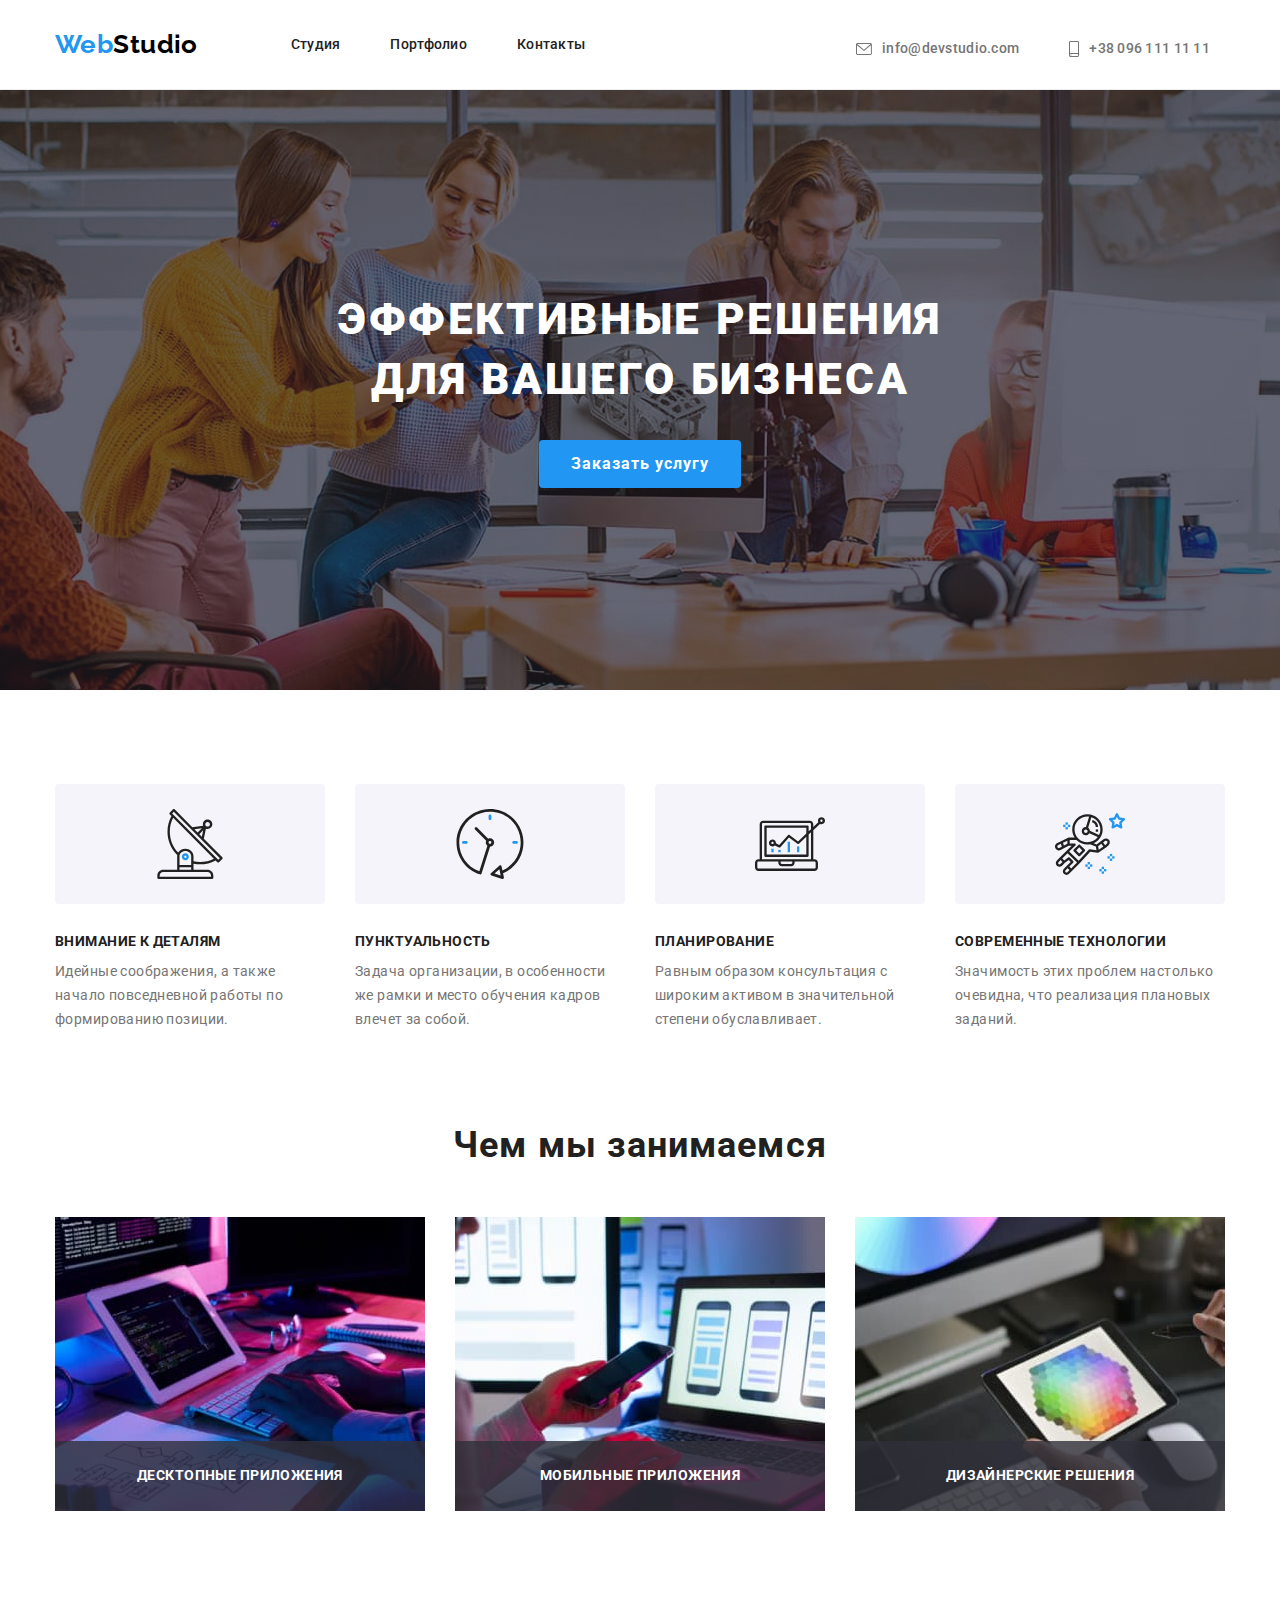
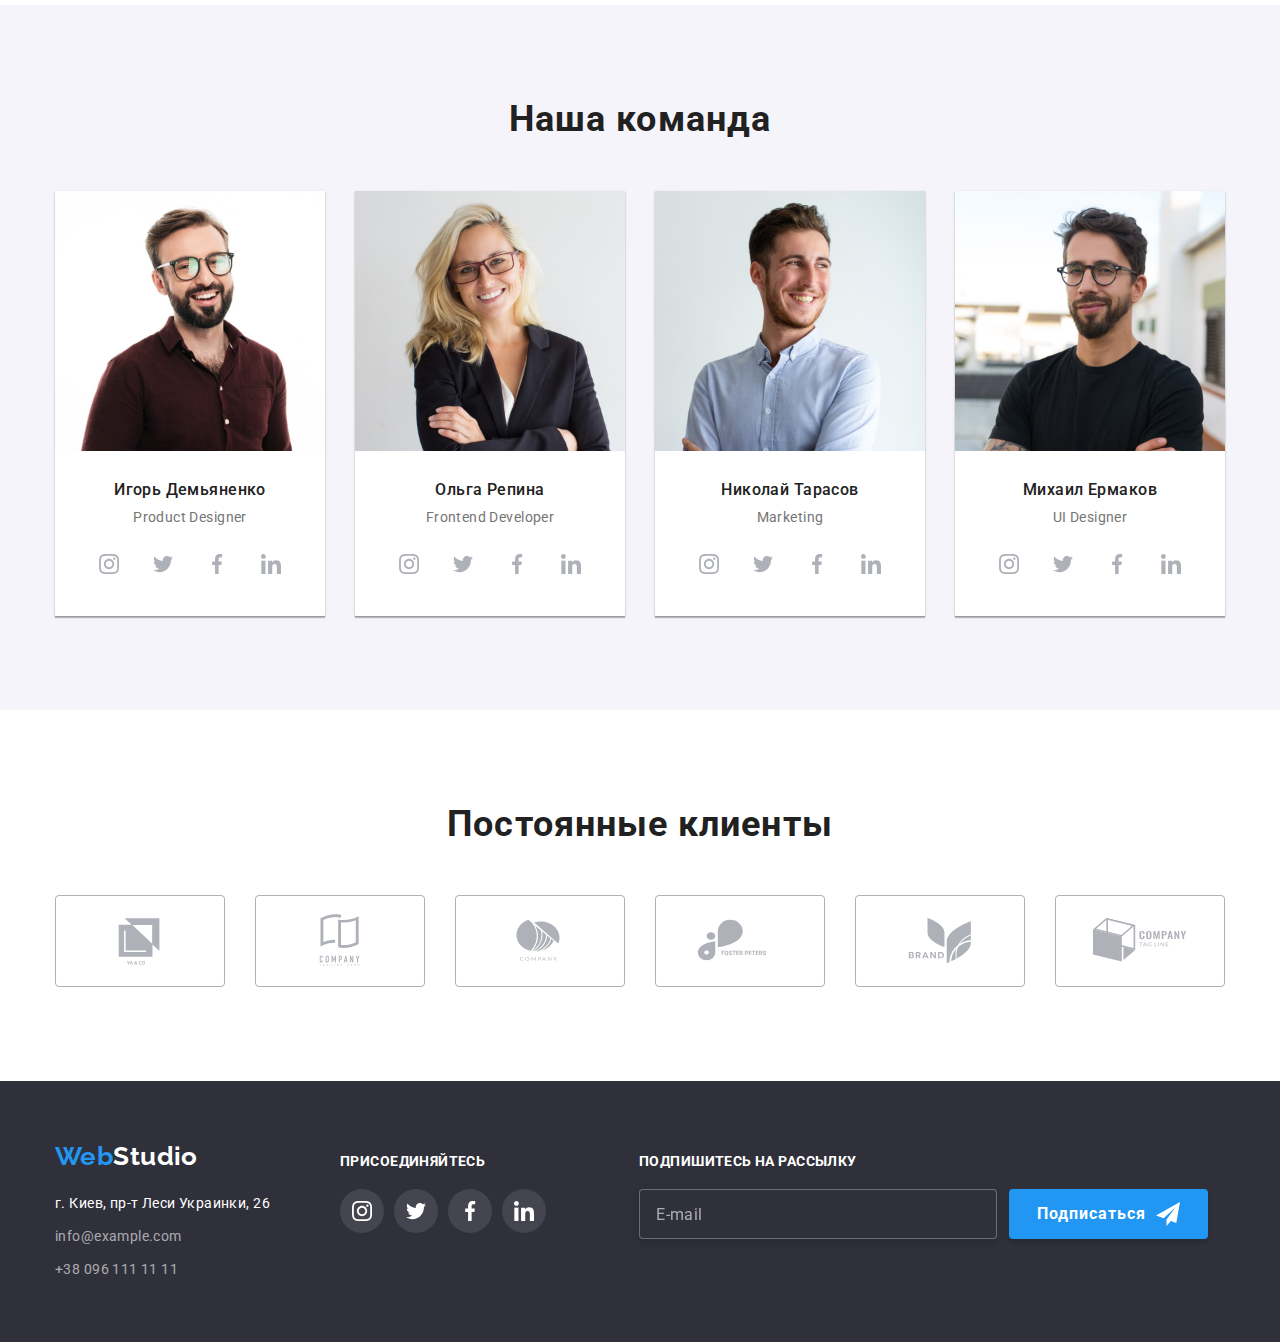
<file: index.html>
<!DOCTYPE html>
<html lang="ru">
  <head>
    <meta charset="UTF-8" />
    <meta http-equiv="X-UA-Compatible" content="IE=edge" />
    <meta name="viewport" content="width=device-width, initial-scale=1.0" />
    <link rel="preconnect" href="https://fonts.googleapis.com" />
    <link rel="preconnect" href="https://fonts.gstatic.com" crossorigin />
    <title>WebStudio</title>
    <link
      href="https://fonts.googleapis.com/css2?family=Raleway:wght@700&family=Roboto:wght@400;500;700;900&display=swap"
      rel="stylesheet"
    />
    <link
      rel="stylesheet"
      href="https://cdnjs.cloudflare.com/ajax/libs/modern-normalize/1.1.0/modern-normalize.min.css"
    />
    <link rel="stylesheet" href="./css/styles.css" />
  </head>
  <body>
    <header class="header">
      <div class="container main-nav">
        <nav class="header-nav">
          <a class="logo" href="./index.html"
            ><span class="logo-dec">Web</span>Studio
          </a>
          <ul class="site-nav list">
            <li class="nav-iteam">
              <a href="./index.html" class="menu-link link">Студия</a>
            </li>
            <li class="nav-iteam">
              <a href="./portfolio.html" class="menu-link link">Портфолио</a>
            </li>
            <li class="nav-iteam">
              <a href="" class="menu-link link">Контакты</a>
            </li>
          </ul>
        </nav>
        <div class="container header-contact">
          <ul class="header-contact-iteams list">
            <li class="contact-iteam">
              <a href="mailto:info@devstudio.com" class="contact-link link">
                <svg class="contact-icon" width="16px" height="12px">
                  <use href="./images/icons.svg#icon-envelope"></use>
                </svg>
                <span class="contact-text">info@devstudio.com</span>
              </a>
            </li>
            <li class="contact-iteam">
              <a href="tel:+380961111111" class="contact-link link">
                <svg class="contact-icon" width="10px" height="16px">
                  <use href="./images/icons.svg#icon-smartphone"></use>
                </svg>
                <span class="contact-text">+38 096 111 11 11</span>
              </a>
            </li>
          </ul>
        </div>
      </div>
    </header>
    <main>
      <div>
        <section class="hero">
          <div class="container">
            <div class="hero-iteams">
              <h1 class="hero-title">Эффективные решения для вашего бизнеса</h1>
              <button data-modal-open class="hero-button" type="button">
                Заказать услугу
              </button>
            </div>
          </div>
        </section>
      </div>
      <section class="feature">
        <div class="container">
          <h2 class="visually-hidden">Особенности</h2>
          <ul class="feature-list list">
            <li class="feature-iteam">
              <div class="feature-icon">
                <svg width="70px" height="70px">
                  <use href="./images/icons.svg#icon-antenna-1"></use>
                </svg>
              </div>
              <h3 class="feature-title">Внимание к деталям</h3>
              <p class="feature-text">
                Идейные соображения, а также начало повседневной работы по
                формированию позиции.
              </p>
            </li>
            <li class="feature-iteam">
              <div class="feature-icon">
                <svg width="70px" height="70px">
                  <use href="./images/icons.svg#icon-clock-1"></use>
                </svg>
              </div>
              <h3 class="feature-title">Пунктуальность</h3>
              <p class="feature-text">
                Задача организации, в особенности же рамки и место обучения
                кадров влечет за собой.
              </p>
            </li>
            <li class="feature-iteam">
              <div class="feature-icon">
                <svg width="70px" height="70px">
                  <use href="./images/icons.svg#icon-diagram-1"></use>
                </svg>
              </div>
              <h3 class="feature-title">Планирование</h3>
              <p class="feature-text">
                Равным образом консультация с широким активом в значительной
                степени обуславливает.
              </p>
            </li>
            <li class="feature-iteam">
              <div class="feature-icon">
                <svg width="70px" height="70px">
                  <use href="./images/icons.svg#icon-astronaut-1"></use>
                </svg>
              </div>
              <h3 class="feature-title">Современные технологии</h3>
              <p class="feature-text">
                Значимость этих проблем настолько очевидна, что реализация
                плановых заданий.
              </p>
            </li>
          </ul>
        </div>
      </section>
      <section class="section">
        <div class="container">
          <h2 class="section-title">Чем мы занимаемся</h2>
          <ul class="section-iteams list">
            <li class="section-iteam label">
              <img src="./img/img1.jpg" alt="разработка" width: 370px; height:
              294px; />
              <p class="label-text">Десктопные приложения</p>
            </li>
            <li class="section-iteam label">
              <img src="./img/img2.jpg" alt="коммуникация" width: 370px; height:
              294px; />
              <p class="label-text">Мобильные приложения</p>
            </li>
            <li class="section-iteam label">
              <img src="./img/img3.jpg" alt="дизайн" width: 370px; height:
              294px; />
              <p class="label-text">Дизайнерские решения</p>
            </li>
          </ul>
        </div>
      </section>
      <section class="section saction-team">
        <div class="container">
          <h2 class="section-title">Наша команда</h2>
          <ul class="section-iteams list">
            <li class="section-iteam team-shadow">
              <img
                src="./img/imgteam1.jpg"
                alt="Игорь Демьяненко"
                width="270"
                height="260"
              />
              <div class="text-content">
                <h3 class="name">Игорь Демьяненко</h3>
                <p lang="en" class="speciality">Product Designer</p>
                <ul class="soc-icon-list list">
                  <li class="soc-icon-iteam">
                    <a href="" class="soc-icon-link">
                      <svg class="soc-icon" width="20px" height="20px">
                        <use href="./images/icons.svg#icon-instagram-2"></use>
                      </svg>
                    </a>
                  </li>
                  <li class="soc-icon-iteam">
                    <a href="" class="soc-icon-link">
                      <svg class="soc-icon" width="20px" height="20px">
                        <use href="./images/icons.svg#icon-twitter-1"></use>
                      </svg>
                    </a>
                  </li>
                  <li class="soc-icon-iteam">
                    <a href="" class="soc-icon-link">
                      <svg class="soc-icon" width="20px" height="20px">
                        <use href="./images/icons.svg#icon-facebook-1"></use>
                      </svg>
                    </a>
                  </li>
                  <li class="soc-icon-iteam">
                    <a href="" class="soc-icon-link">
                      <svg class="soc-icon" width="20px" height="20px">
                        <use href="./images/icons.svg#icon-linkedin-1"></use>
                      </svg>
                    </a>
                  </li>
                </ul>
              </div>
            </li>
            <li class="section-iteam team-shadow">
              <img
                src="./img/imgteam2.jpg"
                alt="Ольга Репина"
                width="270"
                height="260"
              />
              <div class="text-content">
                <h3 class="name">Ольга Репина</h3>
                <p lang="en" class="speciality">Frontend Developer</p>
                <ul class="soc-icon-list list">
                  <li class="soc-icon-iteam">
                    <a href="" class="soc-icon-link">
                      <svg class="soc-icon" width="20px" height="20px">
                        <use href="./images/icons.svg#icon-instagram-2"></use>
                      </svg>
                    </a>
                  </li>
                  <li class="soc-icon-iteam">
                    <a href="" class="soc-icon-link">
                      <svg class="soc-icon" width="20px" height="20px">
                        <use href="./images/icons.svg#icon-twitter-1"></use>
                      </svg>
                    </a>
                  </li>
                  <li class="soc-icon-iteam">
                    <a href="" class="soc-icon-link">
                      <svg class="soc-icon" width="20px" height="20px">
                        <use href="./images/icons.svg#icon-facebook-1"></use>
                      </svg>
                    </a>
                  </li>
                  <li class="soc-icon-iteam">
                    <a href="" class="soc-icon-link">
                      <svg class="soc-icon" width="20px" height="20px">
                        <use href="./images/icons.svg#icon-linkedin-1"></use>
                      </svg>
                    </a>
                  </li>
                </ul>
              </div>
            </li>
            <li class="section-iteam team-shadow">
              <img
                src="./img/imgteam3.jpg"
                alt="Николай Тарасов"
                width="270"
                height="260"
              />
              <div class="text-content">
                <h3 class="name">Николай Тарасов</h3>
                <p lang="en" class="speciality">Marketing</p>
                <ul class="soc-icon-list list">
                  <li class="soc-icon-iteam">
                    <a href="" class="soc-icon-link">
                      <svg class="soc-icon" width="20px" height="20px">
                        <use href="./images/icons.svg#icon-instagram-2"></use>
                      </svg>
                    </a>
                  </li>
                  <li class="soc-icon-iteam">
                    <a href="" class="soc-icon-link">
                      <svg class="soc-icon" width="20px" height="20px">
                        <use href="./images/icons.svg#icon-twitter-1"></use>
                      </svg>
                    </a>
                  </li>
                  <li class="soc-icon-iteam">
                    <a href="" class="soc-icon-link">
                      <svg class="soc-icon" width="20px" height="20px">
                        <use href="./images/icons.svg#icon-facebook-1"></use>
                      </svg>
                    </a>
                  </li>
                  <li class="soc-icon-iteam">
                    <a href="" class="soc-icon-link">
                      <svg class="soc-icon" width="20px" height="20px">
                        <use href="./images/icons.svg#icon-linkedin-1"></use>
                      </svg>
                    </a>
                  </li>
                </ul>
              </div>
            </li>
            <li class="section-iteam team-shadow">
              <img
                src="./img/imgteam4.jpg"
                alt="Михаил Ермаков"
                width="270"
                height="260"
              />
              <div class="text-content">
                <h3 class="name">Михаил Ермаков</h3>
                <p lang="en" class="speciality">UI Designer</p>
                <ul class="soc-icon-list list">
                  <li class="soc-icon-iteam">
                    <a href="" class="soc-icon-link">
                      <svg class="soc-icon" width="20px" height="20px">
                        <use href="./images/icons.svg#icon-instagram-2"></use>
                      </svg>
                    </a>
                  </li>
                  <li class="soc-icon-iteam">
                    <a href="" class="soc-icon-link">
                      <svg class="soc-icon" width="20px" height="20px">
                        <use href="./images/icons.svg#icon-twitter-1"></use>
                      </svg>
                    </a>
                  </li>
                  <li class="soc-icon-iteam">
                    <a href="" class="soc-icon-link">
                      <svg class="soc-icon" width="20px" height="20px">
                        <use href="./images/icons.svg#icon-facebook-1"></use>
                      </svg>
                    </a>
                  </li>
                  <li class="soc-icon-iteam">
                    <a href="" class="soc-icon-link">
                      <svg class="soc-icon" width="20px" height="20px">
                        <use href="./images/icons.svg#icon-linkedin-1"></use>
                      </svg>
                    </a>
                  </li>
                </ul>
              </div>
            </li>
          </ul>
        </div>
      </section>
      <section class="section">
        <div class="container">
          <h2 class="section-title">Постоянные клиенты</h2>
          <ul class="clients-list list">
            <li class="clients-iteam">
              <a href="" class="clients-link link">
                <svg class="client-logo" width="106px" height="60px">
                  <use href="./images/icons.svg#icon-Logo-yaco"></use>
                </svg>
              </a>
            </li>
            <li class="clients-iteam">
              <a href="" class="clients-link link">
                <svg class="client-logo" width="106px" height="60px">
                  <use
                    href="./images/icons.svg#icon-Logo-company-tagline-here"
                  ></use>
                </svg>
              </a>
            </li>
            <li class="clients-iteam">
              <a href="" class="clients-link link">
                <svg class="client-logo" width="106px" height="60px">
                  <use href="./images/icons.svg#icon-Logo-company"></use>
                </svg>
              </a>
            </li>
            <li class="clients-iteam">
              <a href="" class="clients-link link">
                <svg class="client-logo" width="106px" height="60px">
                  <use href="./images/icons.svg#icon-Logo-foster-peters"></use>
                </svg>
              </a>
            </li>
            <li class="clients-iteam">
              <a href="" class="clients-link link">
                <svg class="client-logo" width="106px" height="60px">
                  <use href="./images/icons.svg#icon-Logo-brand"></use>
                </svg>
              </a>
            </li>
            <li class="clients-iteam">
              <a href="" class="clients-link link">
                <svg class="client-logo" width="106px" height="60px">
                  <use
                    href="./images/icons.svg#icon-Logo-company-tag-line"
                  ></use>
                </svg>
              </a>
            </li>
          </ul>
        </div>
      </section>
    </main>
    <footer class="footer">
      <div class="container footer-main">
        <div class="footer-nav">
          <a class="logo-footer" href="./index.html"
            ><span class="logo-footer-dec">Web</span>Studio</a
          >
          <address class="footer-address">
            г. Киев, пр-т Леси Украинки, 26
          </address>
          <ul class="footer-contact-iteams list">
            <li class="contact-iteam">
              <a href="mailto:info@example.com" class="link"
                >info@example.com</a
              >
            </li>
            <li class="contact-iteam">
              <a href="tel:+380961111111" class="link">+38 096 111 11 11</a>
            </li>
          </ul>
        </div>
        <div class="footer-soc">
          <h3 class="footer-soc-title">присоединяйтесь</h3>
          <ul class="footer-soc-icon-list list">
            <li class="footer-soc-icon-iteam">
              <a href="" class="footer-soc-icon-link">
                <svg class="footer-soc-icon" width="20px" height="20px">
                  <use href="./images/icons.svg#icon-instagram-2"></use>
                </svg>
              </a>
            </li>
            <li class="footer-soc-icon-iteam">
              <a href="" class="footer-soc-icon-link">
                <svg class="footer-soc-icon" width="20px" height="20px">
                  <use href="./images/icons.svg#icon-twitter-1"></use>
                </svg>
              </a>
            </li>
            <li class="footer-soc-icon-iteam">
              <a href="" class="footer-soc-icon-link">
                <svg class="footer-soc-icon" width="20px" height="20px">
                  <use href="./images/icons.svg#icon-facebook-1"></use>
                </svg>
              </a>
            </li>
            <li class="footer-soc-icon-iteam">
              <a href="" class="footer-soc-icon-link">
                <svg class="footer-soc-icon" width="20px" height="20px">
                  <use href="./images/icons.svg#icon-linkedin-1"></use>
                </svg>
              </a>
            </li>
          </ul>
        </div>
        <form class="footer-form">
          <div class="footer-form-container">
            <div class="footer-form-field">
              <label for="email" class="footer-form-label"
                >Подпишитесь на рассылку</label
              >
              <input
                class="footer-form-input"
                type="email"
                name="email"
                id="email"
                placeholder="E-mail"
              />
            </div>
            <div class="footer-form-button">
              <button type="submit" class="footer-submit-button">
                Подписаться
                <svg class="footer-button-icon" width="24px" height="24px">
                  <use href="./images/icons.svg#icon-send"></use>
                </svg>
              </button>
            </div>
          </div>
        </form>
      </div>
    </footer>

    <div class="backdrop is-hidden" data-modal>
      <div class="modal">
        <button data-modal-close class="close-modal-btn" type="button">
          <svg class="close-modal-icon" width="18px" height="18px">
            <use href="./images/icons.svg#icon-close-black-18dp-2-1"></use>
          </svg>
        </button>

        <form class="modal-form">
          <p class="form-title">Оставьте свои данные, мы вам перезвоним</p>

          <div class="form-field">
            <label for="name" class="form-label">Имя</label>
            <input class="form-input" type="text" name="name" id="name" />
            <svg class="form-icon" width="18px" height="18px">
              <use href="./images/icons.svg#icon-name"></use>
            </svg>
          </div>
          <div class="form-field">
            <label for="tel" class="form-label">Телефон</label>
            <input class="form-input" type="tel" name=""tel" id="tel" />
            <svg class="form-icon" width="18px" height="18px">
              <use href="./images/icons.svg#icon-tel"></use>
            </svg>
          </div>
          <div class="form-field">
            <label for="e-mail" class="form-label">Почта</label>
            <input class="form-input" type="email" name="email" id="e-mail" />
            <svg class="form-icon" width="18px" height="18px">
              <use href="./images/icons.svg#icon-mail"></use>
            </svg>
          </div>
          <div class="comment-field">
            <label for="comment" class="form-label">Комментарий</label>
            <textarea
              class="comment-input"
              name="comment"
              id="comment"
              cols="30"
              rows="10"
              placeholder="Введите текст"
            ></textarea>
          </div>

          <div class="check-agreement">
            <label class="check">
              <input
                class="check-input visually-hidden"
                type="checkbox"
                name="subscription"
              />
              <span class="check-box"></span>
              <span class="check-lable"
                >Соглашаюсь с рассылкой и принимаю
                <a href="" class="checkbox-lable-link">Условия договора</a>
              </span>
            </label>
          </div>

          <button type="submit" class="submit-button">Отправить</button>
        </form>
      </div>
    </div>
    <script src="./js/modal.js"></script>
  </body>
</html>
</file>
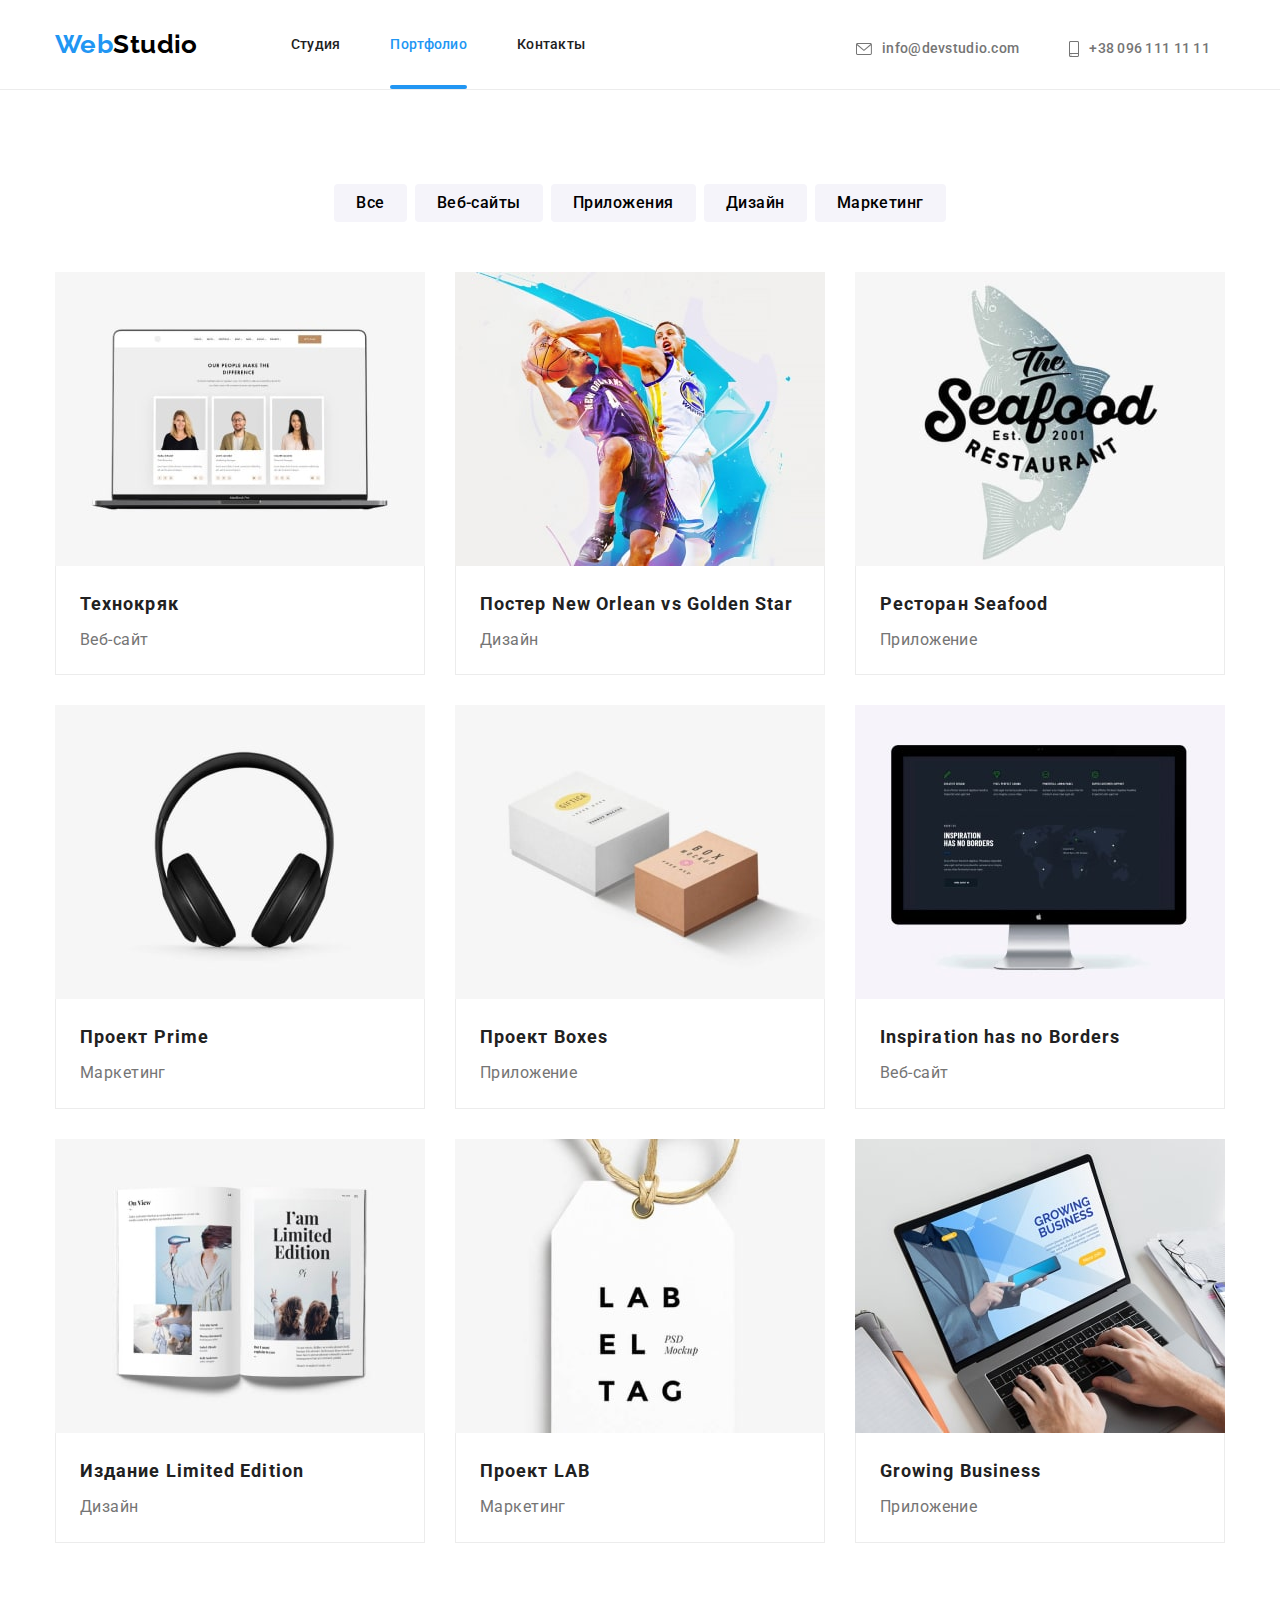
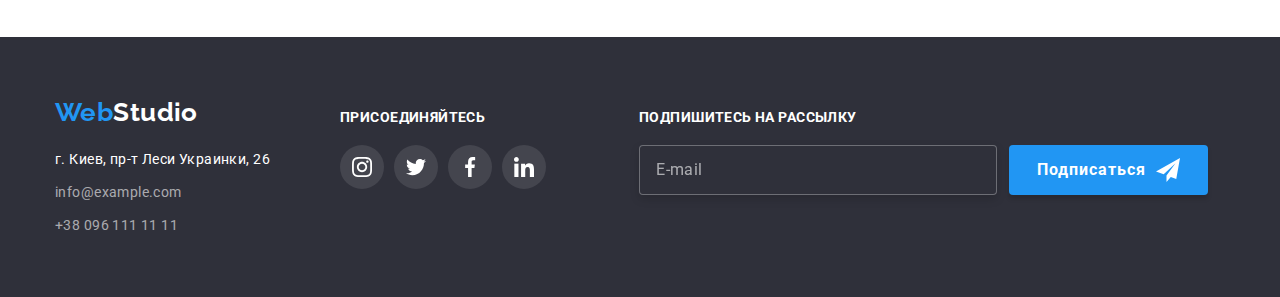
<file: portfolio.html>
<!DOCTYPE html>
<html lang="ru">
  <head>
    <meta charset="UTF-8" />
    <meta http-equiv="X-UA-Compatible" content="IE=edge" />
    <meta name="viewport" content="width=device-width, initial-scale=1.0" />
    <link rel="preconnect" href="https://fonts.googleapis.com" />
    <link rel="preconnect" href="https://fonts.gstatic.com" crossorigin />
    <title>Portfolio</title>
    <link
      href="https://fonts.googleapis.com/css2?family=Raleway:wght@700&family=Roboto:wght@400;500;700;900&display=swap"
      rel="stylesheet"
    />
    <link
      rel="stylesheet"
      href="https://cdnjs.cloudflare.com/ajax/libs/modern-normalize/1.1.0/modern-normalize.min.css"
    />
    <link rel="stylesheet" href="./css/styles.css" />
  </head>
  <body>
    <header class="header">
      <div class="container main-nav">
        <nav class="header-nav">
          <a class="logo" href="./index.html"
            ><span class="logo-dec">Web</span>Studio
          </a>
          <ul class="site-nav list">
            <li class="nav-iteam">
              <a href="./index.html" class="menu-link link">Студия</a>
            </li>
            <li class="nav-iteam">
              <a href="./portfolio.html" class="link active-link">Портфолио</a>
            </li>
            <li class="nav-iteam">
              <a href="" class="menu-link link">Контакты</a>
            </li>
          </ul>
        </nav>
        <div class="container header-contact">
          <ul class="header-contact-iteams list">
            <li class="contact-iteam">
              <a href="mailto:info@devstudio.com" class="contact-link link">
                <svg class="contact-icon" width="16px" height="12px">
                  <use href="./images/icons.svg#icon-envelope"></use>
                </svg>
                <span class="contact-text">info@devstudio.com</span>
              </a>
            </li>
            <li class="contact-iteam">
              <a href="tel:+380961111111" class="contact-link link">
                <svg class="contact-icon" width="10px" height="16px">
                  <use href="./images/icons.svg#icon-smartphone"></use>
                </svg>
                <span class="contact-text">+38 096 111 11 11</span>
              </a>
            </li>
          </ul>
        </div>
      </div>
    </header>
    <main>
      <section class="section">
        <div class="container">
          <h1 class="visually-hidden">Портфолио</h1>
          <ul class="filter-buttons list">
            <li class="filter-iteam">
              <button class="filter-button" type="button">Все</button>
            </li>
            <li class="filter-iteam">
              <button class="filter-button" type="button">Веб-сайты</button>
            </li>
            <li class="filter-iteam">
              <button class="filter-button" type="button">Приложения</button>
            </li>
            <li class="filter-iteam">
              <button class="filter-button" type="button">Дизайн</button>
            </li>
            <li class="filter-iteam">
              <button class="filter-button" type="button">Маркетинг</button>
            </li>
          </ul>
        </div>
        <div class="container">
          <h2 class="visually-hidden">Примеры работ</h2>
          <ul class="project-list list">
            <li class="project-iteam">
              <a href="" class="project-link link">
                <div class="project-thumb">
                  <img
                    src="./img/project-img1.jpg"
                    alt="Технокряк"
                    width="370"
                    height="294"
                  />
                  <div class="project-overlay">
                    <p class="project-overlay-text">
                      Ресурс предлагает комплексные предложения с разным уровнем
                      функционала и сервисов. Все это позволит посетителю
                      получить исчерпывающие сведения <br />
                      о компании или частном лице.
                    </p>
                  </div>
                </div>
                <div class="text-content-iteam">
                  <h3 class="project-title">Технокряк</h3>
                  <p class="project-category">Веб-сайт</p>
                </div>
              </a>
            </li>
            <li class="project-iteam">
              <a href="" class="project-link link">
                <div class="project-thumb">
                  <img
                    src="./img/project-img2.jpg"
                    alt="Технокряк"
                    width="370"
                    height="294"
                  />
                  <div class="project-overlay">
                    <p class="project-overlay-text">
                      Lorem ipsum dolor sit, amet consectetur adipisicing elit.
                      Perferendis rem asperiores exercitationem id saepe nostrum
                      dolorum. Voluptate nostrum incidunt id dolores ducimus?
                    </p>
                  </div>
                </div>
                <div class="text-content-iteam">
                  <h3 class="project-title">
                    Постер New Orlean vs Golden Star
                  </h3>
                  <p class="project-category">Дизайн</p>
                </div>
              </a>
            </li>
            <li class="project-iteam">
              <a href="" class="project-link link">
                <div class="project-thumb">
                  <img
                    src="./img/project-img3.jpg"
                    alt="Технокряк"
                    width="370"
                    height="294"
                  />
                  <div class="project-overlay">
                    <p class="project-overlay-text">
                      Lorem ipsum dolor sit, amet consectetur adipisicing elit.
                      Perferendis rem asperiores exercitationem id saepe nostrum
                      dolorum. Voluptate nostrum incidunt id dolores ducimus?
                    </p>
                  </div>
                </div>
                <div class="text-content-iteam">
                  <h3 class="project-title">Ресторан Seafood</h3>
                  <p class="project-category">Приложение</p>
                </div>
              </a>
            </li>
            <li class="project-iteam">
              <a href="" class="project-link link">
                <div class="project-thumb">
                  <img
                    src="./img/project-img4.jpg"
                    alt="Технокряк"
                    width="370"
                    height="294"
                  />
                  <div class="project-overlay">
                    <p class="project-overlay-text">
                      Lorem ipsum dolor sit, amet consectetur adipisicing elit.
                      Perferendis rem asperiores exercitationem id saepe nostrum
                      dolorum. Voluptate nostrum incidunt id dolores ducimus?
                    </p>
                  </div>
                </div>
                <div class="text-content-iteam">
                  <h3 class="project-title">Проект Prime</h3>
                  <p class="project-category">Маркетинг</p>
                </div>
              </a>
            </li>
            <li class="project-iteam">
              <a href="" class="project-link link">
                <div class="project-thumb">
                  <img
                    src="./img/project-img5.jpg"
                    alt="Технокряк"
                    width="370"
                    height="294"
                  />
                  <div class="project-overlay">
                    <p class="project-overlay-text">
                      Lorem ipsum dolor sit, amet consectetur adipisicing elit.
                      Perferendis rem asperiores exercitationem id saepe nostrum
                      dolorum. Voluptate nostrum incidunt id dolores ducimus?
                    </p>
                  </div>
                </div>
                <div class="text-content-iteam">
                  <h3 class="project-title">Проект Boxes</h3>
                  <p class="project-category">Приложение</p>
                </div>
              </a>
            </li>
            <li class="project-iteam">
              <a href="" class="project-link link">
                <div class="project-thumb">
                  <img
                    src="./img/project-img6.jpg"
                    alt="Технокряк"
                    width="370"
                    height="294"
                  />
                  <div class="project-overlay">
                    <p class="project-overlay-text">
                      Lorem ipsum dolor sit, amet consectetur adipisicing elit.
                      Perferendis rem asperiores exercitationem id saepe nostrum
                      dolorum. Voluptate nostrum incidunt id dolores ducimus?
                    </p>
                  </div>
                </div>
                <div class="text-content-iteam">
                  <h3 class="project-title">Inspiration has no Borders</h3>
                  <p class="project-category">Веб-сайт</p>
                </div>
              </a>
            </li>
            <li class="project-iteam">
              <a href="" class="project-link link">
                <div class="project-thumb">
                  <img
                    src="./img/project-img7.jpg"
                    alt="Технокряк"
                    width="370"
                    height="294"
                  />
                  <div class="project-overlay">
                    <p class="project-overlay-text">
                      Lorem ipsum dolor sit, amet consectetur adipisicing elit.
                      Perferendis rem asperiores exercitationem id saepe nostrum
                      dolorum. Voluptate nostrum incidunt id dolores ducimus?
                    </p>
                  </div>
                </div>
                <div class="text-content-iteam">
                  <h3 class="project-title">Издание Limited Edition</h3>
                  <p class="project-category">Дизайн</p>
                </div>
              </a>
            </li>
            <li class="project-iteam">
              <a href="" class="project-link link">
                <div class="project-thumb">
                  <img
                    src="./img/project-img8.jpg"
                    alt="Технокряк"
                    width="370"
                    height="294"
                  />
                  <div class="project-overlay">
                    <p class="project-overlay-text">
                      Lorem ipsum dolor sit, amet consectetur adipisicing elit.
                      Perferendis rem asperiores exercitationem id saepe nostrum
                      dolorum. Voluptate nostrum incidunt id dolores ducimus?
                    </p>
                  </div>
                </div>
                <div class="text-content-iteam">
                  <h3 class="project-title">Проект LAB</h3>
                  <p class="project-category">Маркетинг</p>
                </div>
              </a>
            </li>
            <li class="project-iteam">
              <a href="" class="project-link link">
                <div class="project-thumb">
                  <img
                    src="./img/project-img9.jpg"
                    alt="Технокряк"
                    width="370"
                    height="294"
                  />
                  <div class="project-overlay">
                    <p class="project-overlay-text">
                      Lorem ipsum dolor sit, amet consectetur adipisicing elit.
                      Perferendis rem asperiores exercitationem id saepe nostrum
                      dolorum. Voluptate nostrum incidunt id dolores ducimus?
                    </p>
                  </div>
                </div>
                <div class="text-content-iteam">
                  <h3 class="project-title">Growing Business</h3>
                  <p class="project-category">Приложение</p>
                </div>
              </a>
            </li>
          </ul>
        </div>
      </section>
    </main>
    <footer class="footer">
      <div class="container footer-main">
        <div class="footer-nav">
          <a class="logo-footer" href="./index.html"
            ><span class="logo-footer-dec">Web</span>Studio</a
          >
          <address class="footer-address">
            г. Киев, пр-т Леси Украинки, 26
          </address>
          <ul class="footer-contact-iteams list">
            <li class="contact-iteam">
              <a href="mailto:info@example.com" class="link"
                >info@example.com</a
              >
            </li>
            <li class="contact-iteam">
              <a href="tel:+380961111111" class="link">+38 096 111 11 11</a>
            </li>
          </ul>
        </div>
        <div class="footer-soc">
          <h3 class="footer-soc-title">присоединяйтесь</h3>
          <ul class="footer-soc-icon-list list">
            <li class="footer-soc-icon-iteam">
              <a href="" class="footer-soc-icon-link">
                <svg class="footer-soc-icon" width="20px" height="20px">
                  <use href="./images/icons.svg#icon-instagram-2"></use>
                </svg>
              </a>
            </li>
            <li class="footer-soc-icon-iteam">
              <a href="" class="footer-soc-icon-link">
                <svg class="footer-soc-icon" width="20px" height="20px">
                  <use href="./images/icons.svg#icon-twitter-1"></use>
                </svg>
              </a>
            </li>
            <li class="footer-soc-icon-iteam">
              <a href="" class="footer-soc-icon-link">
                <svg class="footer-soc-icon" width="20px" height="20px">
                  <use href="./images/icons.svg#icon-facebook-1"></use>
                </svg>
              </a>
            </li>
            <li class="footer-soc-icon-iteam">
              <a href="" class="footer-soc-icon-link">
                <svg class="footer-soc-icon" width="20px" height="20px">
                  <use href="./images/icons.svg#icon-linkedin-1"></use>
                </svg>
              </a>
            </li>
          </ul>
        </div>
        <form class="footer-form">
          <div class="footer-form-container">
            <div class="footer-form-field">
              <label for="e-mail" class="footer-form-label"
                >Подпишитесь на рассылку</label
              >
              <input
                class="footer-form-input"
                type="email"
                name="email"
                id="email"
                placeholder="E-mail"
              />
            </div>
            <div class="footer-form-button">
              <button type="submit" class="footer-submit-button">
                Подписаться
                <svg class="footer-button-icon" width="24px" height="24px">
                  <use href="./images/icons.svg#icon-send"></use>
                </svg>
              </button>
            </div>
          </div>
        </form>
      </div>
    </footer>
  </body>
</html>
</file>
<file: css/styles.css>
:root {
  --prmary-text-color: #757575;
  --title-text-color: #212121;
  --accent-color: #2196f3;
  --button-hover: #188ce8;
  --footer-text-color: rgba(255, 255, 255, 0.6);
  --text-whte: #ffffff;
  --logo-color-black: #000000;
  --header-border: rgba(236, 236, 236, 1);
  --hero-background: #2f303a;
  --client-logo: #afb1b8;
  --contact-icon-color: #757575;
  --specialization-bg-color: rgba(47, 48, 58, 0.8);
  --specialization-text-color: #ffffff;
  --soc-icon-bg-color: #ffffff;
  --soc-icon-color: #afb1b8;
  --soc-icon-hover-color: #ffffff;
  --footer-soc-bg-color: rgba(255, 255, 255, 0.1);
  --foorer-soc-icon-color: #ffffff;
  --foorer-soc-title-color: #ffffff;
  --overlay-tect-color: #ffffff;
  --overlay-background-color: rgba(33, 150, 243, 0.9);
  --modal-close-btn: #000000;
  --modal-close-bg: #ffffff;
  --modal-border-color: rgba(0, 0, 0, 0.1);
  --form-border-color: rgba(33, 33, 33, 0.2);
  --placeholder-color: rgba(117, 117, 117, 0.5);
  --form-icons-color: #212121;
  --primary-background-color: #ffffff;
  --secondary-background: #f5f4fa;
  --future-icon-bg: #f5f4fa;
  --footer-background: #2f303a;
  --footer-form-input-placeholder: rgba(255, 255, 255, 0.6);
  --footer-form-input: #ffffff;
  --footer-form-input-border: rgba(255, 255, 255, 0.3);
  --backdrop-background: rgba(2, 2, 2, 0.2);
  --modal-bg-color: #ffffff;
  --check-off-border: #212121;
  --check-off-bg: #ffffff;
  /* ----------------------------------------------- */
  --cubic-bezier: cubic-bezier(0.4, 0, 0.2, 1);
}

/*---------------- reset & utilitys ---------------- */

h1,
h2,
h3,
h4,
h5,
h6,
p {
  margin: 0;
}

ul,
ol {
  margin: 0;
  padding-left: 0;
}

img {
  display: block;
  max-width: 100%;
}

.list {
  list-style-type: none;
}

.visually-hidden {
  position: absolute;
  white-space: nowrap;
  width: 1px;
  height: 1px;
  overflow: hidden;
  border: 0;
  padding: 0;
  clip: rect(0 0 0 0);
  clip-path: inset(50%);
  margin: -1px;
}

/* -------------------------------------- */

.container {
  width: 1200px;
  padding-left: 15px;
  padding-right: 15px;
  margin: 0 auto;
}

body {
  margin: 0;

  font-family: "Roboto", "sans-serif";
  font-weight: 400;
  font-size: 14px;
  line-height: 1.14;
  letter-spacing: 0.03em;
  color: var(--prmary-text-color);
  background-color: var(--primary-background-color);
}

/* ----------------header---------------- */

.logo {
  text-decoration: none;
  font-family: "Raleway", "sans-serif";
  font-weight: 700;
  font-size: 26px;
  line-height: 1.19;
  color: var(--logo-color-black);
}

.logo-dec {
  color: var(--accent-color);
}

/* ----------------header-nav------------ */

.header {
  border: 1px var(--header-border);
  border-style: none none solid none;
  background-color: var(--primary-background-color);
}

.header-nav {
  display: flex;
  align-items: center;
}

.site-nav .nav-iteam:not(:first-child) {
  margin-left: 50px;
}

.site-nav .link {
  padding-top: 32px;
  padding-bottom: 32px;

  text-decoration: none;
  font-weight: 500;
  letter-spacing: 0.02em;
  color: var(--title-text-color);

  transition: color 250ms var(--cubic-bezier);
}

.site-nav {
  display: flex;
  margin-left: 93px;
}

.menu-link {
  position: relative;
}
.menu-link::after {
  content: "";
  display: block;
  position: absolute;
  width: 100%;
  height: 4px;
  bottom: -5px;
  border-radius: 2px;
  background-color: var(--accent-color);
  transform: scaleX(0);
  transition: transform 250ms var(--cubic-bezier);
}
.menu-link:hover::after {
  transform: scaleX(1);
}
/* --------------------header contact---- */

.header-contact-iteams .contact-iteam:not(:first-child) {
  margin-left: 50px;
}

.header-contact-iteams .link {
  display: flex;
  padding-top: 32px;
  padding-bottom: 32px;
  align-items: center;

  text-decoration: none;
  font-weight: 500;
  letter-spacing: 0.02em;

  color: var(--prmary-text-color);

  transition: color 250ms var(--cubic-bezier);
}

.header-contact {
  display: flex;
}

.header-contact-iteams {
  display: flex;
  margin-left: auto;
}

.main-nav {
  display: flex;
  align-items: center;
  justify-content: center;
}
.nav-iteam .active-link {
  position: relative;
  color: var(--accent-color);
}
.active-link::after {
  content: "";
  display: block;
  position: absolute;
  width: 100%;
  height: 4px;
  bottom: -5px;
  border-radius: 2px;
  background-color: var(--accent-color);
}

/* -------------------contact-icon--------*/

.contact-link {
  justify-content: center;
  align-items: center;
}

.contact-icon {
  fill: var(--contact-icon-color);
  transition: fill 250ms var(--cubic-bezier);
}
.contact-text {
  margin-left: 10px;
}
.contact-link:hover .contact-icon,
.contact-link:focus .contact-icon {
  fill: var(--accent-color);
}
/* -------------------Hero----------------*/

.hero {
  padding-top: 200px;
  padding-bottom: 200px;
  margin: 0 auto;
  max-width: 1600px;
  height: 600px;
  background-color: var(--hero-background);
  background-image: linear-gradient(
      rgba(47, 48, 58, 0.4),
      rgba(47, 48, 58, 0.4)
    ),
    url(../img/hero-Img.jpg);
  background-repeat: no-repeat;
  background-position: center;
  background-size: cover;
}

.hero-title {
  margin: 0 auto;
  max-width: 696px;

  font-weight: 900;
  font-size: 44px;
  line-height: 1.36;
  text-align: center;
  letter-spacing: 0.06em;
  text-transform: uppercase;
  color: var(--text-whte);
}

.hero-button {
  display: block;
  margin: 0 auto;
  margin-top: 30px;
  padding: 10px 32px;
  border: 0;
  border-radius: 4px;

  font-family: "Roboto";
  font-weight: 700;
  font-size: 16px;
  line-height: 1.8;

  letter-spacing: 0.06em;
  color: var(--text-whte);
  background-color: var(--accent-color);

  transition: background-color 250ms var(--cubic-bezier);

  cursor: pointer;
}

.hero-button:hover,
.hero-button:focus {
  background-color: var(--button-hover);
}

/* ------------------feature-icon-------------------- */

.feature-icon {
  display: flex;
  justify-content: center;
  align-items: center;
  width: 270px;
  height: 120px;
  border-radius: 4px;
  background-color: var(--future-icon-bg);
}
/* -----------------feature-------------- */

.feature {
  padding-top: 94px;
}

.feature-list {
  display: flex;
}

.feature-iteam {
  width: 270px;
}

.feature-iteam:not(:first-child) {
  margin-left: 30px;
}

.feature-title {
  padding-top: 30px;

  font-weight: 700;
  font-size: 14px;
  letter-spacing: 0.03em;
  text-transform: uppercase;
  color: var(--title-text-color);
}

.feature-text {
  margin-top: 10px;

  line-height: 1.7;
  letter-spacing: 0.03em;
  white-space: normal;

  color: var(--prmary-text-color);
}

/* -----------------specialization--------*/

.section {
  padding-top: 94px;
  padding-bottom: 94px;
}

.section-iteams {
  display: flex;
  margin-top: 50px;
  text-align: center;
}
.section-iteam:not(:first-child) {
  margin-left: 30px;
}
.section-title {
  font-weight: 700;
  font-size: 36px;
  line-height: 1.16;
  text-align: center;
  letter-spacing: 0.03em;

  color: var(--title-text-color);
}

/* -------------------------------------------- */

.label {
  position: relative;
}

.label-text {
  position: absolute;
  bottom: 0;

  display: flex;
  justify-content: center;
  align-items: center;

  font-weight: 700;
  font-size: 14px;

  letter-spacing: 0.03em;
  text-transform: uppercase;
  color: var(--specialization-text-color);

  width: 100%;
  height: 70px;

  background-color: var(--specialization-bg-color);
}
/* -----------------team------------------*/

.saction-team {
  background-color: var(--secondary-background);
}

.text-content {
  padding-top: 30px;
  padding-bottom: 30px;
  border-radius: 0px 0px 4px 4px;
  background-color: var(--primary-background-color);
}

.name {
  margin-bottom: 10px;

  font-weight: 500;
  font-size: 16px;
  line-height: 1.18;

  color: var(--title-text-color);
}

.team-shadow {
  box-shadow: 0px 1px 3px rgba(0, 0, 0, 0.12), 0px 1px 1px rgba(0, 0, 0, 0.14),
    0px 2px 1px rgba(0, 0, 0, 0.2);
}
/* ---------------soc-icon-list---------- */

.soc-icon-list {
  margin-top: 16px;
  display: flex;
  justify-content: center;
}

.soc-icon-link {
  display: flex;
  align-items: center;
  justify-content: center;
  background-color: var(--soc-icon-bg-color);
  width: 44px;
  height: 44px;
  border-radius: 50%;

  transition: background-color 250ms var(--cubic-bezier);
}

.soc-icon-iteam:not(:first-child) {
  margin-left: 10px;
}

.soc-icon {
  fill: var(--soc-icon-color);
  transition: fill 250ms var(--cubic-bezier);
}

.soc-icon-link:hover,
.soc-icon-link:focus {
  background-color: var(--accent-color);
}
.soc-icon-link:hover .soc-icon,
.soc-icon-link:focus .soc-icon {
  fill: var(--soc-icon-hover-color);
}

/* ---------------clients-list----------- */

.clients-list {
  margin-top: 50px;
  display: flex;
  justify-content: center;
}

.clients-iteam:not(:first-child) {
  margin-left: 30px;
}

.clients-link {
  width: 170px;
  height: 92px;
  border: 1px solid var(--client-logo);
  border-radius: 4px;
  display: flex;
  justify-content: center;
  align-items: center;

  transition: border-color 250ms var(--cubic-bezier);
}

.client-logo {
  fill: var(--client-logo);
  transition: fill 250ms var(--cubic-bezier);
}

.clients-link:hover,
.clients-link:focus {
  border-color: var(--accent-color);
}

.clients-link:hover .client-logo,
.clients-link:focus .client-logo {
  fill: var(--accent-color);
}

/*------------------flter portfolo--------*/

.filter-buttons {
  display: flex;
  justify-content: center;
}

.filter-button {
  padding: 6px 22px;
  border: 0;
  border-radius: 4px;

  font-family: "Roboto";
  font-weight: 500;
  font-size: 16px;
  line-height: 1.6;
  text-align: center;
  letter-spacing: 0.03em;
  background-color: var(--secondary-background);

  transition: background-color 250ms var(--cubic-bezier),
    color 250ms var(--cubic-bezier), box-shadow 250ms var(--cubic-bezier);

  cursor: pointer;
}

.filter-iteam:not(:first-child) {
  margin-left: 8px;
}

.filter-button:hover,
.filter-button:focus {
  color: var(--text-whte);
  background-color: var(--accent-color);
  box-shadow: 0px 3px 1px rgba(0, 0, 0, 0.1), 0px 1px 2px rgba(0, 0, 0, 0.08),
    0px 2px 2px rgba(0, 0, 0, 0.12);
}

/* -------------------portfolio-------- */

/* -------------------overlay---------- */

.project-thumb {
  position: relative;
  overflow: hidden;
}

.project-overlay {
  position: absolute;
  top: 0;
  left: 0;

  width: 100%;
  height: 100%;

  background-color: var(--overlay-background-color);
  transform: translateY(100%);
  transition: transform 250ms var(--cubic-bezier);
}

.project-overlay-text {
  position: absolute;
  width: 322px;
  top: 50%;
  left: 50%;
  transform: translate(-50%, -50%);

  font-size: 18px;
  line-height: 1.56;
  letter-spacing: 0.03em;
  color: var(--overlay-tect-color);
}

.project-link:hover .project-overlay,
.project-link:focus .project-overlay {
  transform: translateY(0) 250ms var(--cubic-bezier);
}

/* ------------------------------------ */
.project-list {
  display: flex;
  flex-wrap: wrap;
  margin-top: 50px;
}

.project-link {
  display: block;
  text-decoration: none;
  transition: box-shadow 250ms var(--cubic-bezier);
}

.project-title {
  font-weight: 700;
  font-size: 18px;
  line-height: 2;

  letter-spacing: 0.06em;

  color: var(--title-text-color);
}

.project-iteam {
  margin-right: 30px;
  margin-bottom: 30px;
}

.project-iteam:nth-child(3n) {
  margin-right: 0px;
}

.project-iteam:nth-last-child(-n + 3) {
  margin-bottom: 0px;
}

.project-category {
  margin-top: 4px;
  font-size: 16px;
  line-height: 1.8;

  color: var(--prmary-text-color);
}

.text-content-iteam {
  border: 1px var(--header-border);
  border-style: none solid solid solid;

  padding-top: 20px;
  padding-bottom: 20px;
  padding-left: 24px;
  background-color: var(--primary-background-color);
}

.project-link:hover,
.project-link:focus {
  box-shadow: 0px 1px 1px rgba(0, 0, 0, 0.12), 0px 4px 4px rgba(0, 0, 0, 0.06),
    1px 4px 6px rgba(0, 0, 0, 0.16);
}

/*----------------footer------------------*/

.footer {
  padding-top: 60px;
  padding-bottom: 60px;

  background-color: var(--footer-background);
}
.footer-main {
  display: flex;
}

.logo-footer {
  text-decoration: none;
  font-family: "Raleway";
  font-weight: 700;
  font-size: 26px;
  line-height: 1.19;

  color: var(--text-whte);
}

.logo-footer-dec {
  color: var(--accent-color);
}

.footer-address {
  margin-top: 20px;

  font-style: normal;
  line-height: 1.7;
  color: var(--text-whte);
}

.footer-contact-iteams .link {
  text-decoration: none;
  line-height: 1.7;
  color: var(--footer-text-color);
  transition: color 250ms var(--cubic-bezier);
}

.contact-iteam {
  padding-top: 9px;
}
.link:hover,
.link:focus {
  color: var(--accent-color);
}

/* -----------------footer-soc----------- */

.footer-soc {
  margin-left: 70px;
}

.footer-soc-title {
  padding-top: 12px;
  margin-bottom: 20px;

  font-weight: 700;
  font-size: 14px;
  line-height: 16px;
  letter-spacing: 0.03em;
  text-transform: uppercase;
  color: var(--foorer-soc-title-color);
}

.footer-soc-icon-list {
  display: flex;
  justify-content: center;
}

.footer-soc-icon-link {
  display: flex;
  align-items: center;
  justify-content: center;
  background-color: var(--footer-soc-bg-color);
  width: 44px;
  height: 44px;
  border-radius: 50%;
  transition: background-color 250ms var(--cubic-bezier);
}
.footer-soc-icon-iteam:not(:first-child) {
  margin-left: 10px;
}
.footer-soc-icon {
  fill: var(--foorer-soc-icon-color);
}

.footer-soc-icon-link:hover,
.footer-soc-icon-link:focus {
  background-color: var(--accent-color);
}
/* ----------------------------------------*/
.footer-form {
  margin-left: 93px;
}
.footer-form-container {
  display: flex;
}
.footer-form-field {
  display: flex;
  flex-direction: column;
}

.footer-form-label {
  padding-top: 12px;
  margin-bottom: 20px;

  font-weight: 700;
  font-size: 14px;
  line-height: 16px;
  letter-spacing: 0.03em;
  text-transform: uppercase;
  color: var(--foorer-soc-title-color);
}

.footer-form-input {
  padding-left: 16px;
  width: 358px;
  height: 50px;

  background-color: var(--footer-background);
  border: 1px solid var(--footer-form-input-border);
  filter: drop-shadow(0px 4px 4px rgba(0, 0, 0, 0.15));
  border-radius: 4px;
  outline: transparent;
  color: var(--footer-form-input);

  font-family: "Roboto";
  font-style: normal;
  font-weight: 400;
  font-size: 16px;
  line-height: 1 25;

  letter-spacing: 0.03em;

  transition: border-color 250ms var(--cubic-bezier);
}
.footer-form-input:focus {
  border-color: var(--accent-color);
}

.footer-form-input::placeholder {
  font-weight: 400;
  font-size: 16px;
  line-height: 1.25;
  letter-spacing: 0.03em;

  color: var(--footer-form-input-placeholder);
}
.footer-form-button {
  display: flex;
  align-items: flex-end;
  margin-left: 12px;
}

.footer-button-icon {
  margin-left: 10px;
}

.footer-submit-button {
  display: inline-flex;
  align-items: center;
  margin: 0 auto;

  padding: 10px 28px;
  border: 0;
  border-radius: 4px;

  font-family: "Roboto";
  font-style: normal;
  font-weight: 700;
  font-size: 16px;
  line-height: 1.88;
  letter-spacing: 0.06em;

  color: var(--text-whte);
  background-color: var(--accent-color);

  transition: background-color 250ms var(--cubic-bezier);

  cursor: pointer;
  box-shadow: 0px 4px 4px rgba(0, 0, 0, 0.15);
}
.footer-submit-button:hover,
.footer-submit-button:focus {
  background-color: var(--button-hover);
}
/* -------------------modal--------------- */

.backdrop {
  position: fixed;

  top: 0;
  left: 0;
  width: 100%;
  height: 100%;
  background-color: var(--backdrop-background);
  opacity: 1;
  transition: opacity 250ms var(--cubic-bezier);
}

.backdrop.is-hidden {
  opacity: 0;
  pointer-events: none;
  visibility: hidden;
}

.backdrop.is-hidden .modal {
  transform: translate(-50%, -50%) scale(0, 1.5);
  visibility: visible;
}

.modal {
  position: absolute;
  top: 50%;
  left: 50%;

  width: 528px;

  border-radius: 4px;
  background-color: var(--modal-bg-color);

  transform: translate(-50%, -50%) scale(1, 1);
  transition: transform 250ms var(--cubic-bezier);
}

.close-modal-btn {
  position: absolute;
  top: 8px;
  right: 8px;
  display: flex;
  justify-content: center;
  align-items: center;

  width: 30px;
  height: 30px;
  border-radius: 50px;
  border: 1px solid var(--modal-border-color);
  fill: var(--modal-close-btn);
  background-color: var(--modal-close-bg);

  cursor: pointer;

  transition: fill 250ms;
}

.close-modal-btn:hover {
  fill: var(--accent-color);
}
/* --------------------------------------------- */

.modal-form {
  width: 448px;
  margin-left: auto;
  margin-right: auto;
  padding-top: 40px;
  padding-bottom: 40px;
}
.form-title {
  margin-bottom: 12px;

  font-weight: 700;
  font-size: 20px;
  line-height: 1.15;
  text-align: center;
  letter-spacing: 0.03em;
  color: var(--title-text-color);
}

.form-field {
  position: relative;
  margin-bottom: 10px;
}

.form-label {
  display: block;
  margin-bottom: 4px;

  font-weight: 400;
  font-size: 12px;
  line-height: 1.16;
  letter-spacing: 0.01em;
}

.form-input {
  width: 100%;
  height: 40px;
  padding: 12px 12px 12px 42px;

  border: 1px solid var(--form-border-color);
  border-radius: 4px;
  outline: none;
  transition: border-color 250ms var(--cubic-bezier);

  font-family: "Roboto";
  font-weight: 400;
  font-size: 14px;
  line-height: 1.14;
  letter-spacing: 0.01em;
}
.form-input:focus {
  border: 1px solid var(--accent-color);
}

.form-icon {
  position: absolute;
  left: 12px;
  bottom: 11px;
  fill: var(--form-icons-color);
  transition: fill 250ms var(--cubic-bezier);
}

.form-input:focus + .form-icon {
  fill: var(--accent-color);
}

/* ----------------------------------------------- */

.comment-field {
  margin-bottom: 20px;
}

.comment-input {
  width: 100%;
  height: 120px;
  resize: none;

  padding: 16px 12px;

  border: 1px solid var(--form-border-color);
  border-radius: 4px;
  outline: none;

  font-family: "Roboto";
  font-weight: 400;
  font-size: 14px;
  line-height: 1.14;
  letter-spacing: 0.01em;
}
.comment-input:focus {
  border: 1px solid var(--accent-color);
}
.comment-input::placeholder {
  font-size: 14px;
  letter-spacing: 0.01em;

  color: var(--placeholder-color);
}

/* ------------------------------------------------ */
.check-agreement {
  display: flex;
  justify-content: center;

  margin-bottom: 30px;
}

.check {
  display: flex;
  align-items: center;
}
.check-box {
  width: 16px;
  height: 15px;

  background-color: var(--check-off-bg);
  border: 2px solid;
  border-radius: 2px;
  border-color: var(--check-off-border);
  transition: background-color 250ms var(--cubic-bezier);
}
.check-lable {
  padding-left: 7px;

  font-size: 14px;
  line-height: 1.71;
  letter-spacing: 0.03em;
}
.checkbox-lable-link {
  color: var(--accent-color);
}

.check-input:checked + .check-box {
  background-image: url("data:image/svg+xml,%3Csvg width='13' height='10' viewBox='0 0 13 10' fill='none' xmlns='http://www.w3.org/2000/svg'%3E%3Cpath d='M1.95703 4.75166L1.88825 4.68604L1.81923 4.75141L0.93123 5.59258L0.854858 5.66492L0.930974 5.73753L4.42671 9.07236L4.49574 9.1382L4.56476 9.07236L12.069 1.91352L12.1449 1.84116L12.069 1.76881L11.1873 0.927644L11.1183 0.861826L11.0493 0.927611L4.49577 7.17353L1.95703 4.75166Z' fill='white' stroke='white' stroke-width='0.2'/%3E%3C/svg%3E%0A");
  background-color: var(--accent-color);
  background-repeat: no-repeat;
  background-origin: border-box;
  background-size: contain;
  background-position: 50% 50%;
  border: 1px solid;
  border-radius: 2px;
  border-color: transparent;
}
.check-input:focus + .check-box {
  box-shadow: 0px 3px 1px rgba(0, 0, 0, 0.1), 0px 1px 2px rgba(0, 0, 0, 0.08),
    0px 2px 2px rgba(0, 0, 0, 0.12);
}
/* --------------------------------------------- */
.submit-button {
  display: block;
  margin: 0 auto;

  padding: 10px 55px;
  border: 0;
  border-radius: 4px;

  font-family: "Roboto";
  font-style: normal;
  font-weight: 700;
  font-size: 16px;
  line-height: 1.88;
  letter-spacing: 0.06em;

  color: var(--text-whte);
  background-color: var(--accent-color);

  transition: background-color 250ms var(--cubic-bezier);

  cursor: pointer;
  box-shadow: 0px 4px 4px rgba(0, 0, 0, 0.15);
}

.submit-button:hover,
.submit-button:focus {
  background-color: var(--button-hover);
}
</file>
